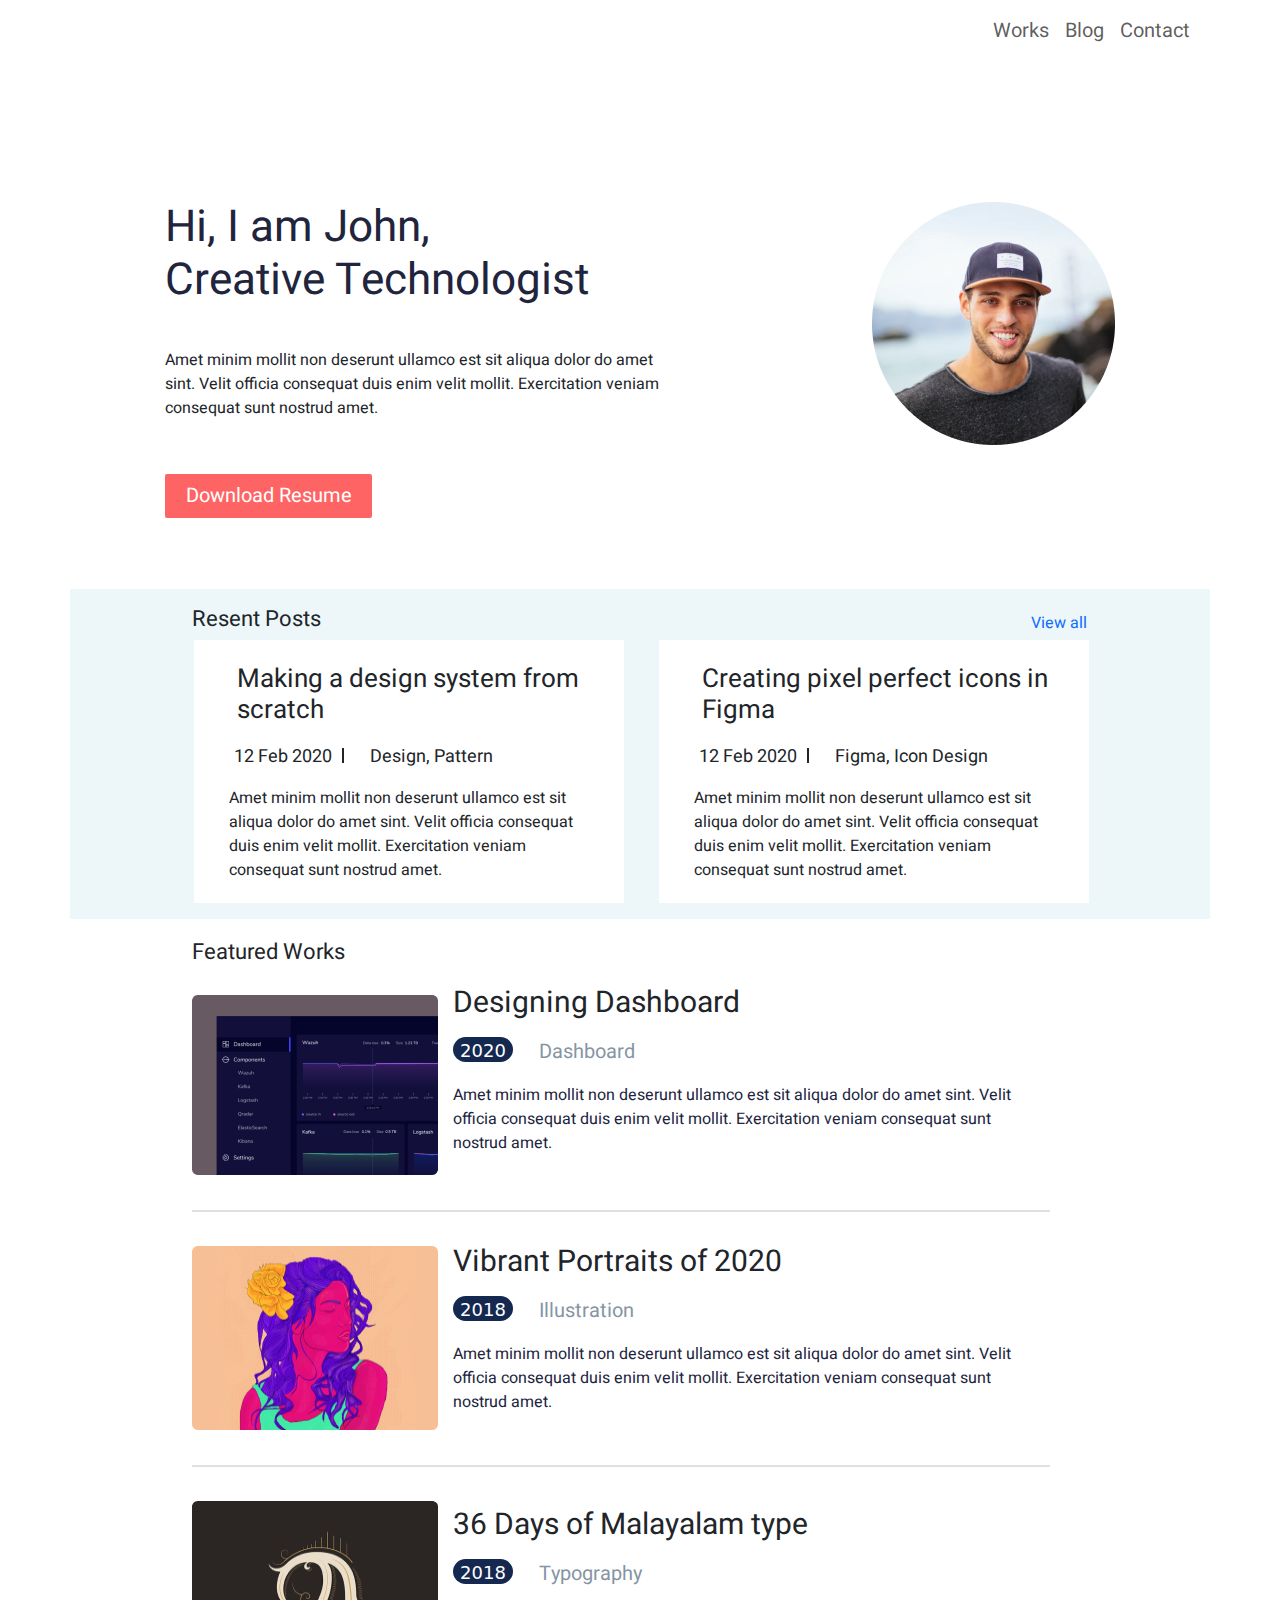
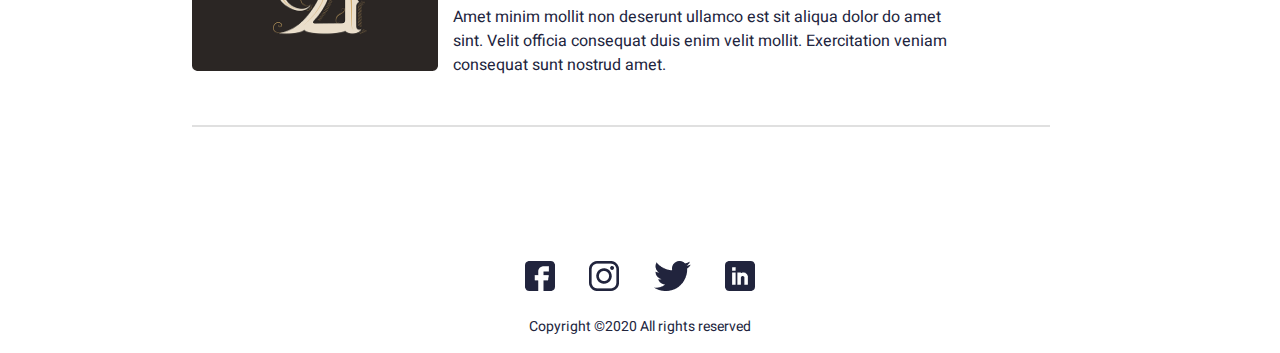
<file: index.html>
<!DOCTYPE html>
<html lang="en">

<head>
    <meta charset="UTF-8">
    <meta name="viewport" content="width=device-width, initial-scale=1.0">
    <link href="https://cdn.jsdelivr.net/npm/bootstrap@5.3.3/dist/css/bootstrap.min.css" rel="stylesheet">
    <script src="https://cdn.jsdelivr.net/npm/bootstrap@5.3.3/dist/js/bootstrap.bundle.min.js"></script>
    <link rel="stylesheet" href="style.css">
    <title>Document</title>
</head>

<body>
    
    <nav class="navbar navbar-expand-lg navfig">
        <div class="container">
            <a href="#" class="navbar-brand"></a>
            <button class="navbar-toggler" data-bs-toggle="collapse" data-bs-target="#mynav">
                <span class="navbar-toggler-icon"></span>
            </button>
          <div class="collapse navbar-collapse " id="mynav" >
            <ul class="navbar-nav ms-auto naavss">
           <li class="nav-item">
            <a href="#" class="nav-link">Works</a>
           </li>
           <li class="nav-item">
            <a href="#" class="nav-link">Blog</a>
           </li>
           <li class="nav-item">
            <a href="#" class="nav-link">Contact</a>
           </li>
          </ul>
         </div>
        </div>
    </nav>
    <nav class="navbar navbar-expand-lg navpic">
        <div class="container">
            
            <button class="navbar-toggler" data-bs-toggle="collapse" data-bs-target="#mynav">
                <span class="navbar-toggler-icon"></span>
            </button>
          <div class="collapse navbar-collapse " id="mynav" >
            <ul class="navbar-nav  naavss">
           <li class="nav-item">
            <a href="#" class="nav-link">Works</a>
           </li>
           <li class="nav-item">
            <a href="#" class="nav-link">Blog</a>
           </li>
           <li class="nav-item">
            <a href="#" class="nav-link">Contact</a>
           </li>
          </ul>
         </div>
        </div>
    </nav>
     
     
        <div class=" biograf d-flex">
           
            <div>
                <h1 class="name">Hi, I am John,
                    Creative Technologist</h1>
                <p class="refund">Amet minim mollit non deserunt ullamco est sit aliqua dolor do amet sint. Velit
                    officia consequat
                    duis enim velit mollit. Exercitation veniam consequat sunt nostrud amet.</p>
                <button class="btn" type="button">Download Resume</button>
            </div>
            <div class="face">
                <img src="pics/Ellipse 1.png" class="face">
            </div>
        </div>
        <div class=" biograf2 ">
           <div class="face">
                <img src="pics/Ellipse 1.png" class="face">
            </div>
            <div class="text">
                <h1 class="name">Hi, I am John,
                    Creative Technologist</h1>
                <p class="refund">Amet minim mollit non deserunt ullamco est sit aliqua dolor do amet sint. Velit
                    officia consequat
                    duis enim velit mollit. Exercitation veniam consequat sunt nostrud amet.</p>
                <button class="btn" type="button">Download Resume</button>
            </div>
            
        </div>
        
    
    <div class="container rectange">
        <span class="nextgen d-flex">
            <h3 class="post">Resent Posts</h3>
            <a class="allpost" href="https://www.bing.com/images/search?q=cv+design+posts&form=HDRSC3&first=1">View
                all</a>
        </span>
        <div class="container header ">
            <div class="row fax">
                <div class="col-5">
                    <div class="figm1">
                        <h2 class="designsystem">Making a design system from scratch</h2>
                        <span class="market d-flex">
                            <p class="design">12 Feb 2020</p>
                            <div class="vector"></div>
                            <p class="designmap">Design, Pattern</p>
                        </span>
                        <p class="dolor">Amet minim mollit non deserunt ullamco est sit aliqua dolor do amet sint. Velit
                            officia
                            consequat duis enim velit mollit. Exercitation veniam consequat sunt nostrud amet.</p>
                    </div>
                </div>
                <div class="col-5">
                    <div class="figm2">
                        <h2 class="designsystem1">Creating pixel perfect icons in Figma</h2>
                        <span class="market d-flex">
                            <p class="design">12 Feb 2020</p>
                            <div class="vector"></div>
                            <p class="designmap">Figma, Icon Design</p>

                        </span>
                        <p class="dolor">Amet minim mollit non deserunt ullamco est sit aliqua dolor do amet sint. Velit
                            officia
                            consequat duis enim velit mollit. Exercitation veniam consequat sunt nostrud amet.</p>
                    </div>
                </div>
        
            </div>
        </div>
            <div class="  important">
                <h3 class="post1">Resent Posts</h3>
                <div class=" cool">
                    <div class="figm1">
                        <h2 class="designsystem">Making a design system from scratch</h2>
                        <span class="market d-flex">
                            <p class="design">12 Feb 2020</p>
                            <div class="vector"></div>
                            <p class="designmap">Design, Pattern</p>
                        </span>
                        <p class="dolor">Amet minim mollit non deserunt ullamco est sit aliqua dolor do amet sint. Velit
                            officia
                            consequat duis enim velit mollit. Exercitation veniam consequat sunt nostrud amet.</p>
                    </div>
                </div>
                <div class="cool2">
                    <div class="figm2">
                        <h2 class="designsystem1">Creating pixel perfect icons in Figma</h2>
                        <span class="market d-flex">
                            <p class="design">12 Feb 2020</p>
                            <div class="vector"></div>
                            <p class="designmap">Figma, Icon Design</p>

                        </span>
                        <p class="dolor">Amet minim mollit non deserunt ullamco est sit aliqua dolor do amet sint. Velit
                            officia
                            consequat duis enim velit mollit. Exercitation veniam consequat sunt nostrud amet.</p>
                    </div>
                </div>
            </div>
         </div>
    <div class="container">
        <p class="feature">Featured Works</p>
        <div class="dashboard d-flex ">
            <img src="pics/Rectangle 30.png" class="rect30">
            <span class="desdaash">

                <div>
                    <h2 class="designdash">Designing Dashboard</h2>
                </div>
                <span class=" boardrec d-flex">
                    <div class="rectange2">2020</div>
                    <p class="board">Dashboard</p>
                </span>
                <p class="amet">Amet minim mollit non deserunt ullamco est sit aliqua dolor do amet sint. Velit officia
                    consequat
                    duis enim velit mollit. Exercitation veniam consequat sunt nostrud amet.</p>
            </span>
        </div>
        <div class="separator"></div>
        
       
        <div class="dashboard1 d-flex mt-4">
            <img src="pics/Rectangle 32.png" class="rect30">
            <span class="desdaash">

                <div>
                    <h2 class="designdash mt-2">Vibrant Portraits of 2020</h2>
                </div>
                <span class=" boardrec d-flex">
                    <div class="rectange2">2018</div>
                    <p class="board">Illustration</p>
                </span>
                <p class="amet">Amet minim mollit non deserunt ullamco est sit aliqua dolor do amet sint. Velit officia
                    consequat
                    duis enim velit mollit. Exercitation veniam consequat sunt nostrud amet.</p>
            </span>
        </div>
        <div class="separator3"></div>
        <div class="dashboard2 d-flex mt-4">
            <img src="pics/Rectangle 34.png" class="rect30" width="246" height="170">
            <span class="desdaash">

                <div>
                    <h2 class="designdash mt-3">36 Days of Malayalam type</h2>
                </div>
                <span class=" boardrec d-flex">
                    <div class="rectange2">2018</div>
                    <p class="board">Typography</p>
                </span>
                <p class=" amet1">Amet minim mollit non deserunt ullamco est sit aliqua dolor do amet sint. Velit officia
                    consequat duis enim velit mollit. Exercitation veniam consequat sunt nostrud amet.</p>
                
                </span>
        </div>
        <div class="separator4"></div>
    </div>
      <div class="container footer1">
        <div class="social d-flex">
          <a href="#"><img src="pics/fb.png" alt=""></a>
          <a href="#"><img src="pics/insta.png" alt=""></a>
          <a href="#"><img src="pics/Group.png" alt=""></a>
          <a href="#"><img src="pics/Linkedin.png" alt=""></a>
        </div>
        <p class="footer">Copyright ©2020 All rights reserved </p>
      </div>
</body>

</html>
</file>
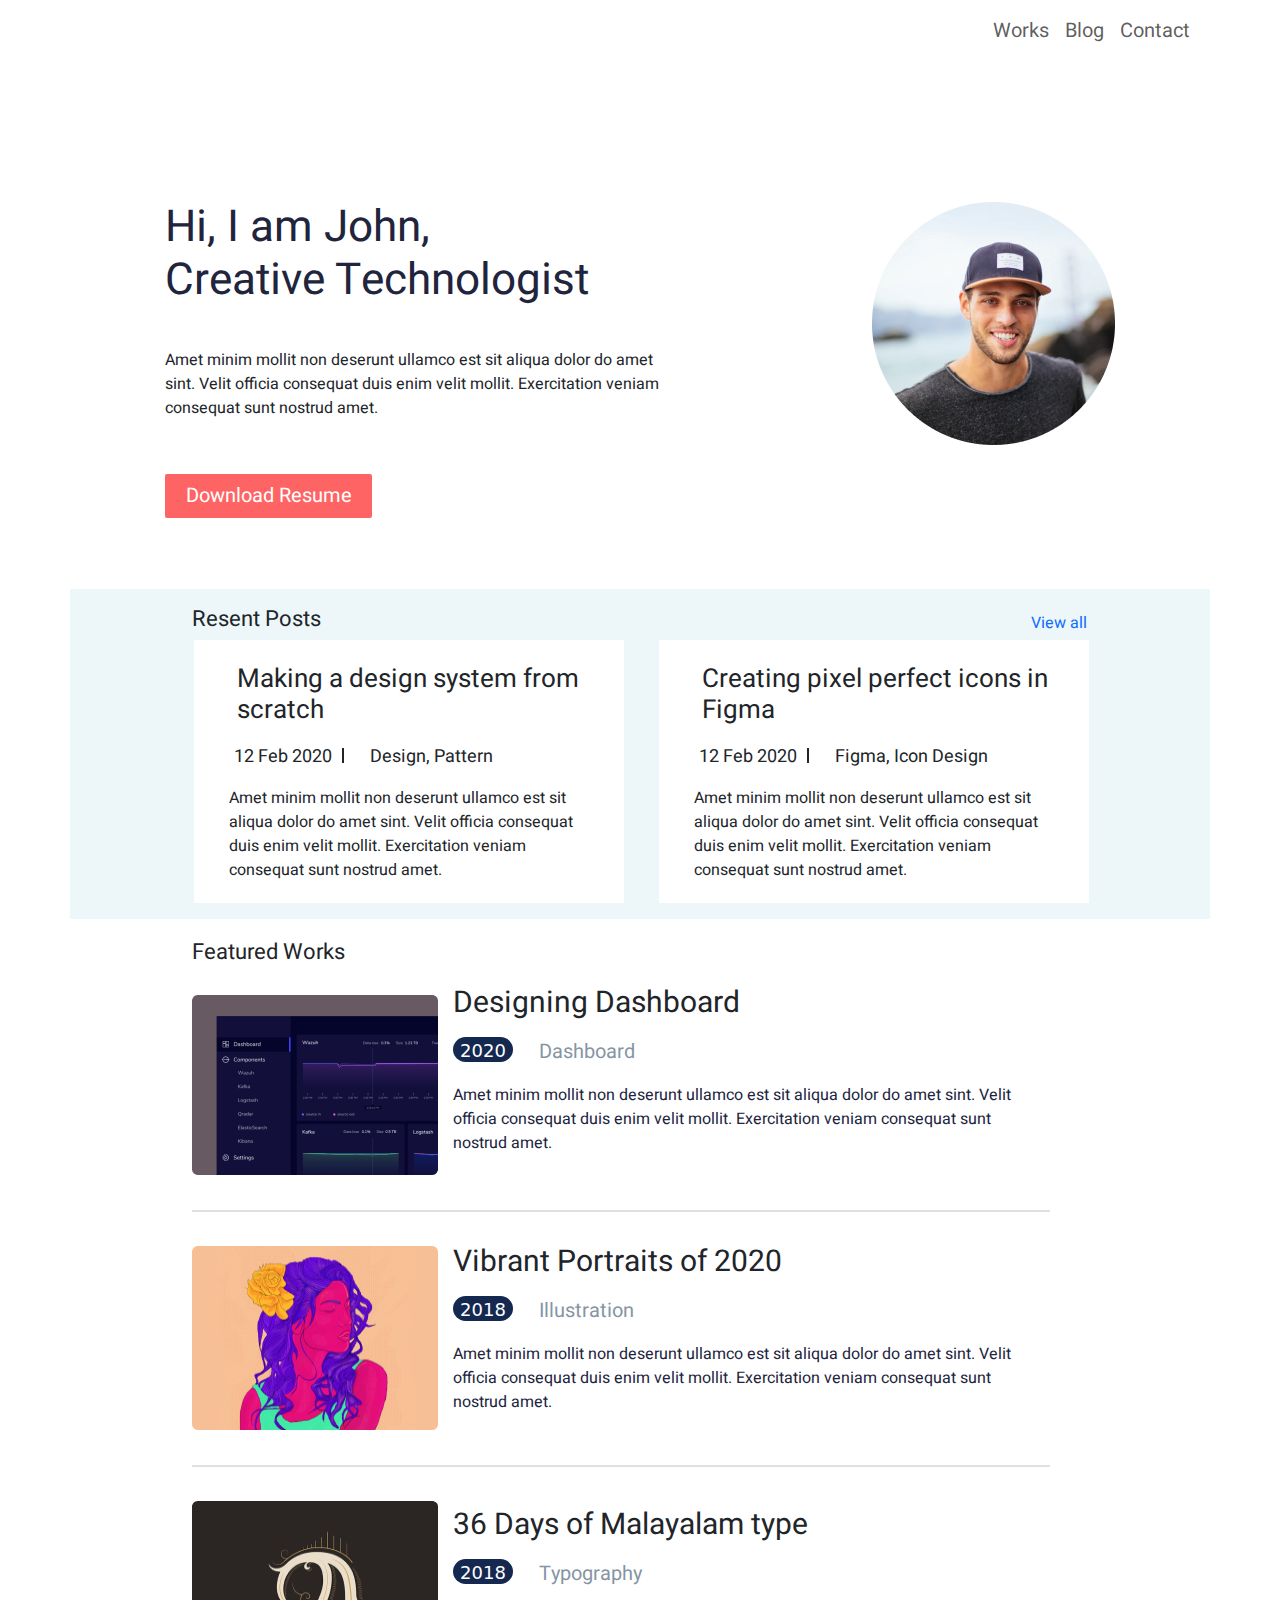
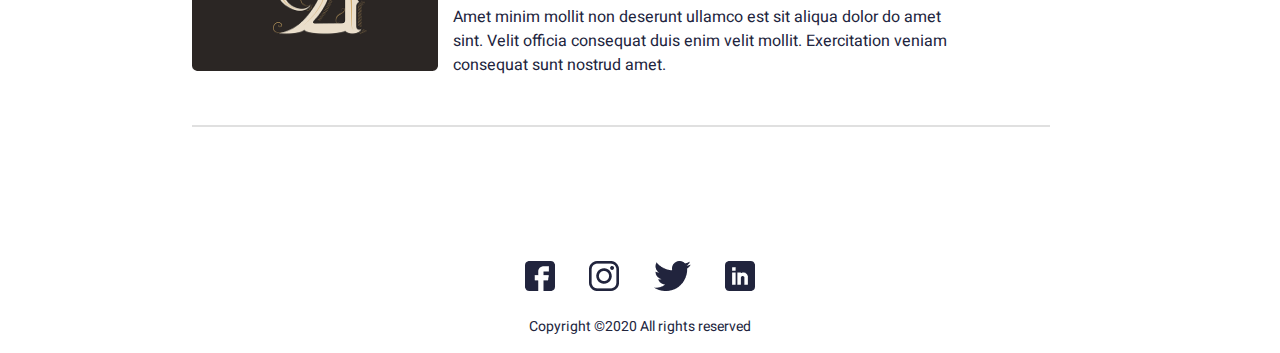
<file: bostchaleng2.html>
<!DOCTYPE html>
<html lang="en">

<head>
    <meta charset="UTF-8">
    <meta name="viewport" content="width=device-width, initial-scale=1.0">
    <link href="https://cdn.jsdelivr.net/npm/bootstrap@5.3.3/dist/css/bootstrap.min.css" rel="stylesheet">
    <script src="https://cdn.jsdelivr.net/npm/bootstrap@5.3.3/dist/js/bootstrap.bundle.min.js"></script>
    <link rel="stylesheet" href="style.css">
    <title>Document</title>
</head>

<body>
    
    <nav class="navbar navbar-expand-lg navfig">
        <div class="container">
            <a href="#" class="navbar-brand"></a>
            <button class="navbar-toggler" data-bs-toggle="collapse" data-bs-target="#mynav">
                <span class="navbar-toggler-icon"></span>
            </button>
          <div class="collapse navbar-collapse " id="mynav" >
            <ul class="navbar-nav ms-auto naavss">
           <li class="nav-item">
            <a href="#" class="nav-link">Works</a>
           </li>
           <li class="nav-item">
            <a href="#" class="nav-link">Blog</a>
           </li>
           <li class="nav-item">
            <a href="#" class="nav-link">Contact</a>
           </li>
          </ul>
         </div>
        </div>
    </nav>
    <nav class="navbar navbar-expand-lg navpic">
        <div class="container">
            
            <button class="navbar-toggler" data-bs-toggle="collapse" data-bs-target="#mynav">
                <span class="navbar-toggler-icon"></span>
            </button>
          <div class="collapse navbar-collapse " id="mynav" >
            <ul class="navbar-nav  naavss">
           <li class="nav-item">
            <a href="#" class="nav-link">Works</a>
           </li>
           <li class="nav-item">
            <a href="#" class="nav-link">Blog</a>
           </li>
           <li class="nav-item">
            <a href="#" class="nav-link">Contact</a>
           </li>
          </ul>
         </div>
        </div>
    </nav>
     
     
        <div class=" biograf d-flex">
           
            <div>
                <h1 class="name">Hi, I am John,
                    Creative Technologist</h1>
                <p class="refund">Amet minim mollit non deserunt ullamco est sit aliqua dolor do amet sint. Velit
                    officia consequat
                    duis enim velit mollit. Exercitation veniam consequat sunt nostrud amet.</p>
                <button class="btn" type="button">Download Resume</button>
            </div>
            <div class="face">
                <img src="pics/Ellipse 1.png" class="face">
            </div>
        </div>
        <div class=" biograf2 ">
           <div class="face">
                <img src="pics/Ellipse 1.png" class="face">
            </div>
            <div class="text">
                <h1 class="name">Hi, I am John,
                    Creative Technologist</h1>
                <p class="refund">Amet minim mollit non deserunt ullamco est sit aliqua dolor do amet sint. Velit
                    officia consequat
                    duis enim velit mollit. Exercitation veniam consequat sunt nostrud amet.</p>
                <button class="btn" type="button">Download Resume</button>
            </div>
            
        </div>
        
    
    <div class="container rectange">
        <span class="nextgen d-flex">
            <h3 class="post">Resent Posts</h3>
            <a class="allpost" href="https://www.bing.com/images/search?q=cv+design+posts&form=HDRSC3&first=1">View
                all</a>
        </span>
        <div class="container header ">
            <div class="row fax">
                <div class="col-5">
                    <div class="figm1">
                        <h2 class="designsystem">Making a design system from scratch</h2>
                        <span class="market d-flex">
                            <p class="design">12 Feb 2020</p>
                            <div class="vector"></div>
                            <p class="designmap">Design, Pattern</p>
                        </span>
                        <p class="dolor">Amet minim mollit non deserunt ullamco est sit aliqua dolor do amet sint. Velit
                            officia
                            consequat duis enim velit mollit. Exercitation veniam consequat sunt nostrud amet.</p>
                    </div>
                </div>
                <div class="col-5">
                    <div class="figm2">
                        <h2 class="designsystem1">Creating pixel perfect icons in Figma</h2>
                        <span class="market d-flex">
                            <p class="design">12 Feb 2020</p>
                            <div class="vector"></div>
                            <p class="designmap">Figma, Icon Design</p>

                        </span>
                        <p class="dolor">Amet minim mollit non deserunt ullamco est sit aliqua dolor do amet sint. Velit
                            officia
                            consequat duis enim velit mollit. Exercitation veniam consequat sunt nostrud amet.</p>
                    </div>
                </div>
        
            </div>
        </div>
            <div class="  important">
                <h3 class="post1">Resent Posts</h3>
                <div class=" cool">
                    <div class="figm1">
                        <h2 class="designsystem">Making a design system from scratch</h2>
                        <span class="market d-flex">
                            <p class="design">12 Feb 2020</p>
                            <div class="vector"></div>
                            <p class="designmap">Design, Pattern</p>
                        </span>
                        <p class="dolor">Amet minim mollit non deserunt ullamco est sit aliqua dolor do amet sint. Velit
                            officia
                            consequat duis enim velit mollit. Exercitation veniam consequat sunt nostrud amet.</p>
                    </div>
                </div>
                <div class="cool2">
                    <div class="figm2">
                        <h2 class="designsystem1">Creating pixel perfect icons in Figma</h2>
                        <span class="market d-flex">
                            <p class="design">12 Feb 2020</p>
                            <div class="vector"></div>
                            <p class="designmap">Figma, Icon Design</p>

                        </span>
                        <p class="dolor">Amet minim mollit non deserunt ullamco est sit aliqua dolor do amet sint. Velit
                            officia
                            consequat duis enim velit mollit. Exercitation veniam consequat sunt nostrud amet.</p>
                    </div>
                </div>
            </div>
         </div>
    <div class="container">
        <p class="feature">Featured Works</p>
        <div class="dashboard d-flex ">
            <img src="pics/Rectangle 30.png" class="rect30">
            <span class="desdaash">

                <div>
                    <h2 class="designdash">Designing Dashboard</h2>
                </div>
                <span class=" boardrec d-flex">
                    <div class="rectange2">2020</div>
                    <p class="board">Dashboard</p>
                </span>
                <p class="amet">Amet minim mollit non deserunt ullamco est sit aliqua dolor do amet sint. Velit officia
                    consequat
                    duis enim velit mollit. Exercitation veniam consequat sunt nostrud amet.</p>
            </span>
        </div>
        <div class="separator"></div>
        
       
        <div class="dashboard1 d-flex mt-4">
            <img src="pics/Rectangle 32.png" class="rect30">
            <span class="desdaash">

                <div>
                    <h2 class="designdash mt-2">Vibrant Portraits of 2020</h2>
                </div>
                <span class=" boardrec d-flex">
                    <div class="rectange2">2018</div>
                    <p class="board">Illustration</p>
                </span>
                <p class="amet">Amet minim mollit non deserunt ullamco est sit aliqua dolor do amet sint. Velit officia
                    consequat
                    duis enim velit mollit. Exercitation veniam consequat sunt nostrud amet.</p>
            </span>
        </div>
        <div class="separator3"></div>
        <div class="dashboard2 d-flex mt-4">
            <img src="pics/Rectangle 34.png" class="rect30" width="246" height="170">
            <span class="desdaash">

                <div>
                    <h2 class="designdash mt-3">36 Days of Malayalam type</h2>
                </div>
                <span class=" boardrec d-flex">
                    <div class="rectange2">2018</div>
                    <p class="board">Typography</p>
                </span>
                <p class=" amet1">Amet minim mollit non deserunt ullamco est sit aliqua dolor do amet sint. Velit officia
                    consequat duis enim velit mollit. Exercitation veniam consequat sunt nostrud amet.</p>
                
                </span>
        </div>
        <div class="separator4"></div>
    </div>
      <div class="container footer1">
        <div class="social d-flex">
          <a href="#"><img src="pics/fb.png" alt=""></a>
          <a href="#"><img src="pics/insta.png" alt=""></a>
          <a href="#"><img src="pics/Group.png" alt=""></a>
          <a href="#"><img src="pics/Linkedin.png" alt=""></a>
        </div>
        <p class="footer">Copyright ©2020 All rights reserved </p>
      </div>
</body>

</html>
</file>
<file: style.css>
﻿
*{
    box-sizing: border-box;
}
@font-face {
    font-family: heebo;
    src: url(fonts/Heebo-Regular.ttf);
}


.href1{
    text-decoration: none;
    color: #000000;
}
.href2{
    text-decoration: none;
    color: #000000;
}
.href3{
    text-decoration: none;
    color: #000000;
}
.naavss{
    font-size: 20px;
    font-family: heebo;
    color: #000000;
}
.name{
    width: 430px;
    font-size: 44px;
    font-family: heebo;
    color: #21243D;
}
.refund{
     width: 495px;
     margin-top: 40px;
    font-size: 16px;
    font-family: heebo;
   

}
.btn{
    width: 207px;
    margin-top: 38px;
    border-radius: 2px;
    background-color: #FF6464;
    font-size: 20px;
    font-family: heebo;
    color: #FFFFFF;
}

.biograf{
    width: 100%;
    justify-content: center;
    margin-top: 140px;
}
.face{
    margin-left: 106px;
}
.rectange{
    margin-top: 71px;
    
    background-color: #EDF7FA;
}
.post{
    margin-left: 110px;
    font-size: 22px;
    font-family: heebo;
}

.allpost{
    margin-left: 710px;
    font-size: 16px;
    font-family: heebo;
    text-decoration: none;
}
.nextgen{
    align-items: center;
   
    padding-top: 17px;
}

.header{
    margin-left: 100px;
}
.figm1{
    width: 430px;
    background-color: #FFFFFF;
}
.figm2{
    width: 430px;
    background-color: #FFFFFF;
}
.designsystem{
    font-size: 26px;
    font-family: heebo;
    padding-left: 10%;
    padding-top: 24px;
    
}
.designsystem1{
    font-size: 26px;
    font-family: heebo;
    padding-left: 10%;
    padding-top: 24px;
    
}
.design{
    font-size: 18px;
    font-family: heebo;
}
.designmap{
    font-size: 18px;
    font-family: heebo;
    margin-left: 26px;
}
.vector{
    border: 1px solid;
    height: 15px;
    margin-left: 10px;
    margin-top: 5px;
}
.market{
    margin-left: 40px;
    margin-top: 17px;
}
.dolor{
    width: 370px;
    height: 117px;
    font-size: 16px;
    font-family: heebo;
    margin-left: 35px;
}
.feature{
    font-size: 22px;
    font-family: heebo;
    margin-top: 17px;
    margin-left: 110px;
}
.designdash{
    font-size: 30px;
    font-family: heebo;
}
.rectange2{
    width: 60px;
    text-align: center;
    height: 25px;
    border-radius: 16px;
    background-color: #142850;
    font-size: 18px;
    color: #FFFFFF;
}
.dashboard{
    margin-left: 110px;
}
.dashboard1{
    margin-left: 110px;
}
.dashboard2{
    margin-left: 110px;
}
.rect30{
    margin-top: 10px;
}
.desdaash{
    margin-left: 15px;
}
.board{
    margin-left: 26px;
    font-size: 20px;
    font-family: heebo;
    color: #8695A4;
}
.amet{
    width: 594px;
    font-size: 16px;
    font-family: heebo;
    color: #21243D;
}
.amet1{
    width: 507px;

    font-size: 16px;
    font-family: heebo;
    color: #21243D;
}

.boardrec{
    margin-top: 16px;
}
.separator{
    width: 858px;
    margin-top: 35px;
    margin-left: 110px;
    border: 1px solid #E0E0E0;
}
.separator2{
    width: 858px;
    margin-top: 15px;
    margin-left: 110px;
    border: 1px solid #E0E0E0;
}
.separator3{
    width: 858px;
    margin-top: 35px;
    margin-left: 110px;
    border: 1px solid #E0E0E0;
}
.separator4{
    width: 858px;
    margin-top: 32px;
    margin-left: 110px;
    border: 1px solid #E0E0E0;
}
.social{
    width: 230px;
    margin-left: auto;
    margin-right: auto;
    justify-content: space-between;
    margin-top: 134px;
}
.footer{
    font-size: 14px;
    margin-top: 25px;
    text-align: center;
    font-family: heebo;
    color: #21243D;
}
.biograf1{
    display: none;
}
.navpic{
    display: none;
}
.important{
    display: none;
}
.footer1{
    display: grid;
    justify-content: center;
}
.biograf2{
    display: none;
}
.navpic{
    display: none;
}
.dashboardss{
    display: none;
}





@media screen and (max-width:700px) {
  .biograf{
    display: none !important;
  }
  .biograf2{
    display: grid !important;
    justify-content: center !important;
  }
  .face{
  width: 170px !important;
  height: 180px !important;
 
  margin-left: auto !important;
  margin-right: auto !important;
    
    
  }
  .name{
    width: 230px !important;
    font-size: 24px !important;
    font-family: heebo !important;
    text-align: center !important;
    

  }
  .refund{
    width: 250px !important;
    font-size: 12px !important;
    font-family: heebo !important;
    text-align: center !important;
    
  }
  
  .important{
    width: 375px !important;
    display: grid;
    justify-content: center;
  }
  .header{
    display: none !important;
  }
  .post1{
    font-size: 18px !important;
    text-align: center !important;
   margin-bottom: 10px !important;
  }
  
  .allpost{
    display: none !important;
  }
  .btn{
    width: 190px !important;
    font-size: 16px;
   margin-left: 20px !important;
  }
  .navpic{
    width: 375px !important;
   
  }
 
  .amet{
    width: 300px !important;
  }
  
 .separator{
width: 100%;
 }
  .dashboard1{
    display: none !important;
  }
  .dashboard2{
    display: none !important;
  }
  .dashboard{
   display: grid !important;
  }
   .separator3{
    display: none !important;
   }
   .separator4{
    display: none !important;
   }
   
   .dashboard2{
    display: none !important;
   }
   
   .dolor{
    width: 240px !important;
   }
   
  
  
  
}
</file>
